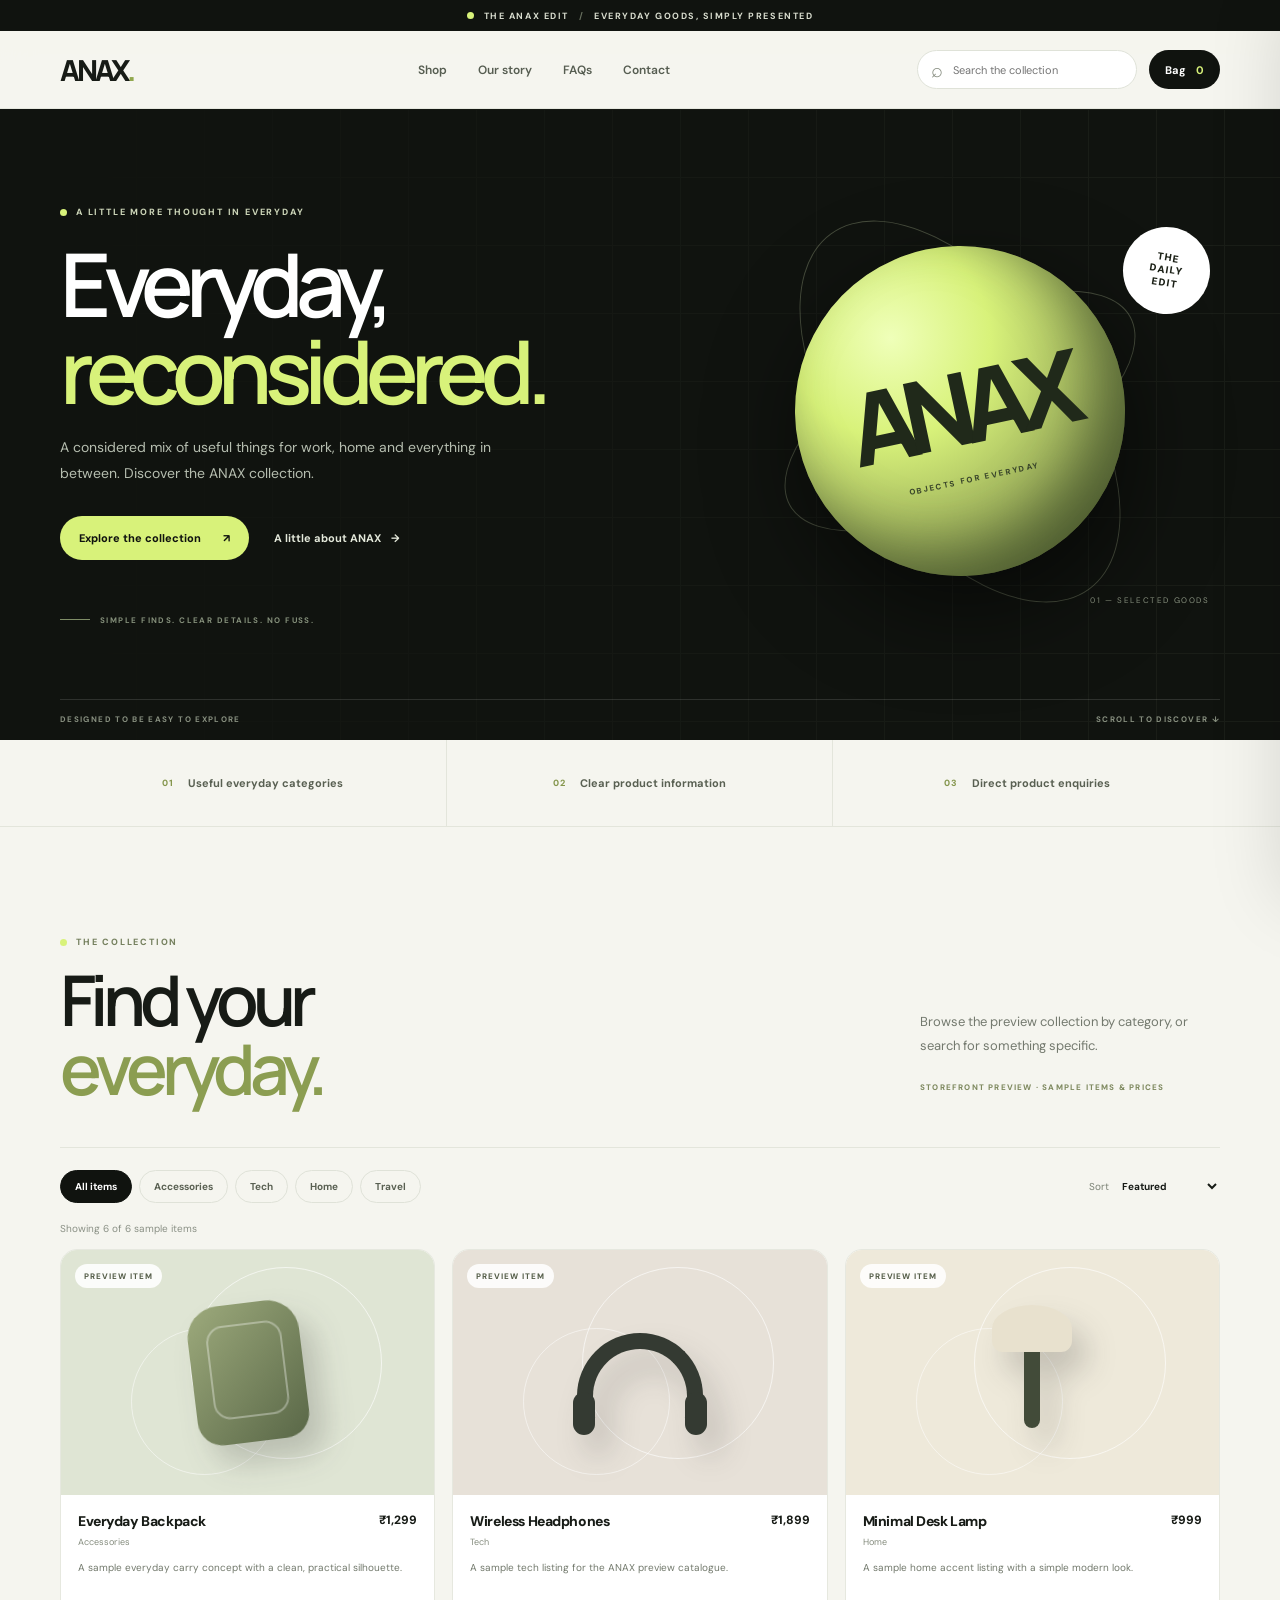
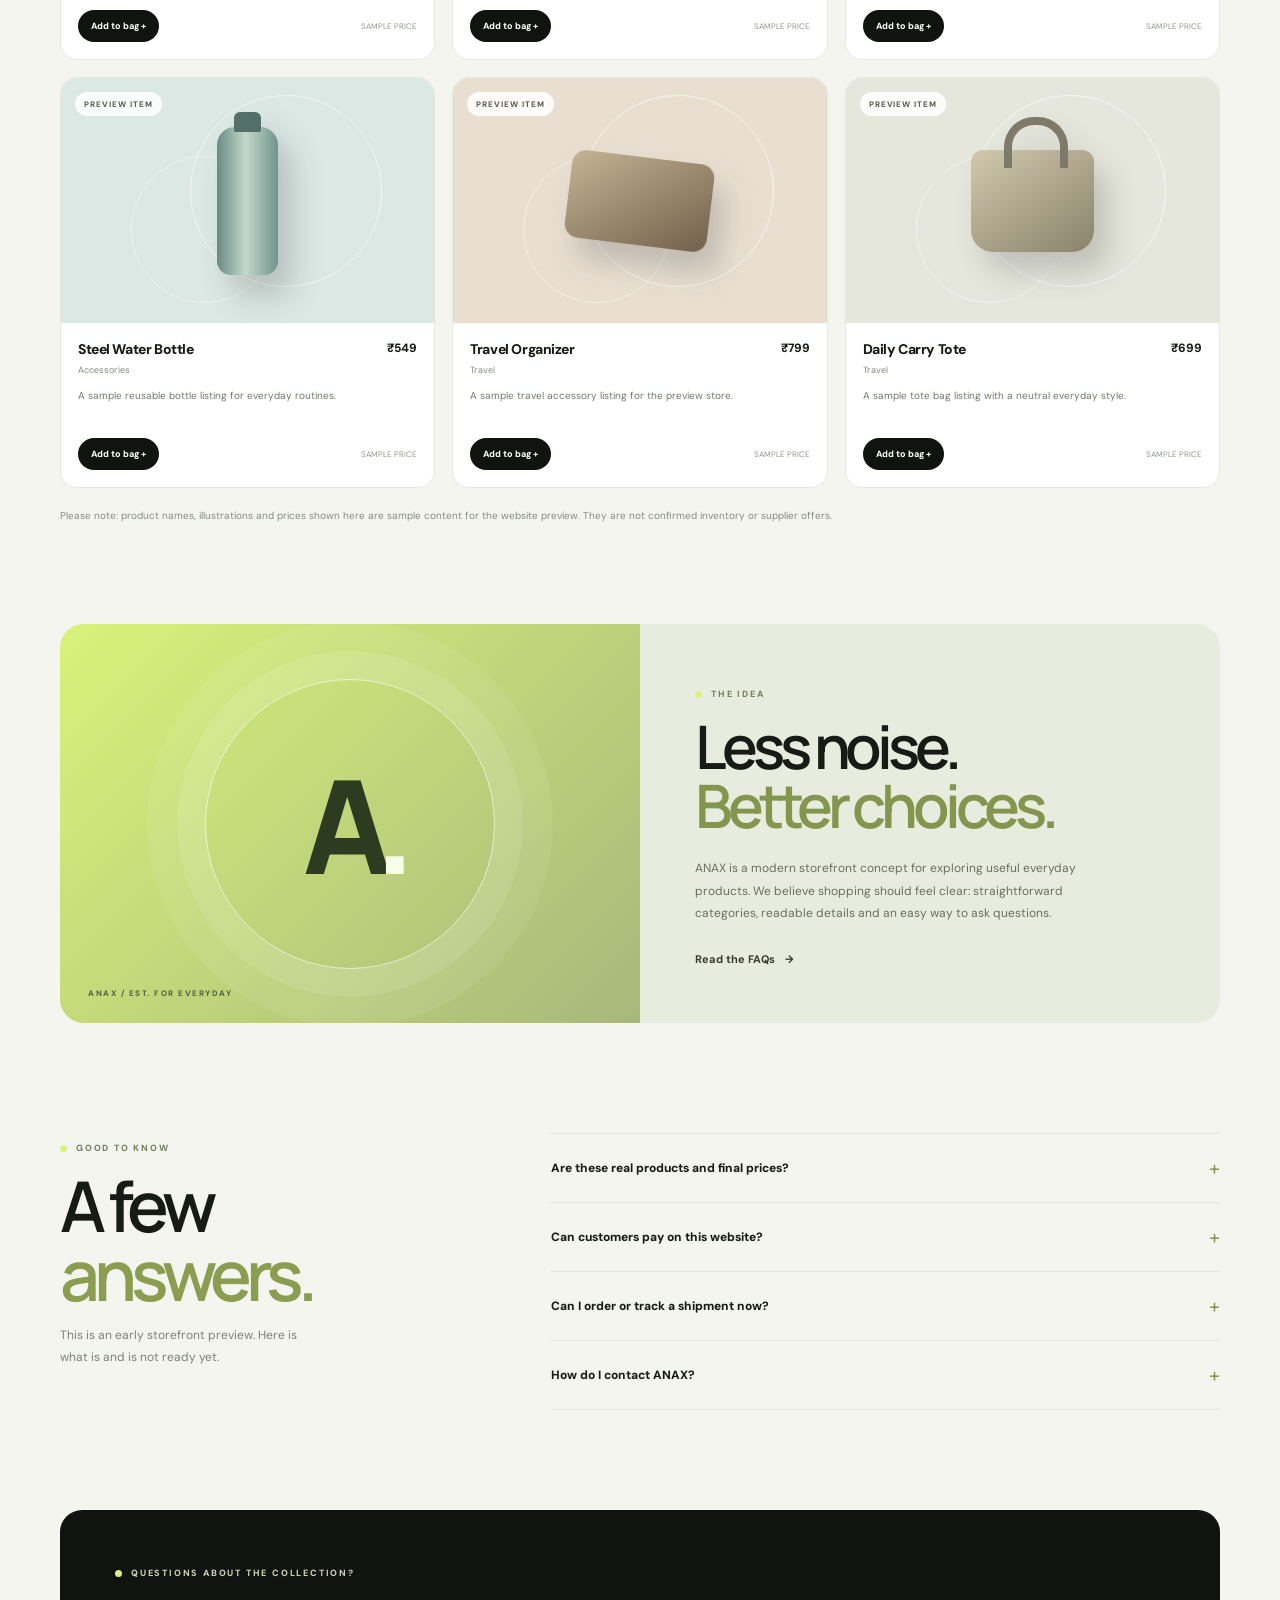
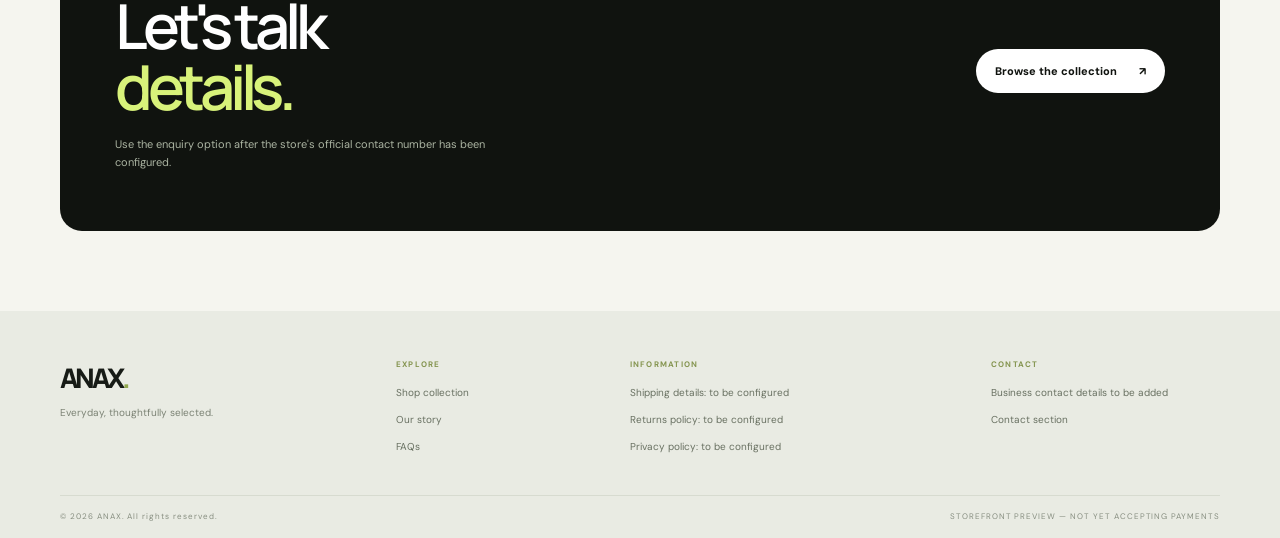
<file: index.html>
<!doctype html>
<html lang="en">
<head>
  <meta charset="utf-8">
  <meta name="viewport" content="width=device-width, initial-scale=1">
  <meta name="theme-color" content="#10130f">
  <meta name="description" content="Explore the ANAX everyday collection — a clean storefront preview for useful finds across tech, home and travel.">
  <meta property="og:title" content="ANAX — Everyday, thoughtfully selected">
  <meta property="og:description" content="Explore the ANAX collection of everyday essentials.">
  <title>ANAX — Everyday, thoughtfully selected</title>
  <link rel="preconnect" href="https://fonts.googleapis.com">
  <link rel="preconnect" href="https://fonts.gstatic.com" crossorigin>
  <link href="https://fonts.googleapis.com/css2?family=DM+Sans:wght@400;500;600;700;800&family=Manrope:wght@400;500;600;700;800&display=swap" rel="stylesheet">
  <link rel="stylesheet" href="styles.css">
  <script src="app.js" defer></script>
</head>
<body>
  <a class="skip-link" href="#main">Skip to content</a>
  <div class="announcement"><span class="announcement-dot"></span> THE ANAX EDIT <span class="announcement-divider">/</span> EVERYDAY GOODS, SIMPLY PRESENTED</div>

  <header class="site-header">
    <div class="container header-inner">
      <a class="brand" href="#top" aria-label="ANAX home">ANAX<span>.</span></a>
      <nav class="desktop-nav" aria-label="Main navigation">
        <a href="#shop">Shop</a><a href="#story">Our story</a><a href="#faq">FAQs</a><a href="#contact">Contact</a>
      </nav>
      <div class="header-actions">
        <label class="search-box" for="productSearch"><span aria-hidden="true">⌕</span><input id="productSearch" type="search" placeholder="Search the collection" autocomplete="off"></label>
        <button class="bag-button" id="openCart" type="button" aria-label="Open shopping bag">Bag <span id="bagCount">0</span></button>
        <button class="menu-toggle" id="menuToggle" type="button" aria-expanded="false" aria-controls="mobileNav" aria-label="Open navigation"><span></span><span></span></button>
      </div>
    </div>
    <nav class="mobile-nav" id="mobileNav" aria-label="Mobile navigation" hidden>
      <a href="#shop">Shop collection</a><a href="#story">Our story</a><a href="#faq">FAQs</a><a href="#contact">Contact</a>
    </nav>
  </header>

  <main id="main">
    <section class="hero" id="top">
      <div class="hero-grid"></div>
      <div class="container hero-inner">
        <div class="hero-copy">
          <p class="eyebrow"><span></span> A LITTLE MORE THOUGHT IN EVERYDAY</p>
          <h1>Everyday,<br><em>reconsidered.</em></h1>
          <p class="hero-description">A considered mix of useful things for work, home and everything in between. Discover the ANAX collection.</p>
          <div class="hero-actions"><a class="button button-lime" href="#shop">Explore the collection <span aria-hidden="true">↗</span></a><a class="text-link" href="#story">A little about ANAX <span aria-hidden="true">→</span></a></div>
          <div class="hero-footnote"><span class="tiny-line"></span> SIMPLE FINDS. CLEAR DETAILS. NO FUSS.</div>
        </div>
        <div class="hero-visual" aria-label="Abstract ANAX brand artwork" role="img">
          <div class="visual-ring ring-one"></div><div class="visual-ring ring-two"></div>
          <div class="visual-disc"><span>ANAX</span><small>OBJECTS FOR EVERYDAY</small></div>
          <div class="visual-stamp">THE<br>DAILY<br>EDIT</div>
          <div class="visual-caption">01 — SELECTED GOODS</div>
        </div>
      </div>
      <div class="hero-bottom container"><span>DESIGNED TO BE EASY TO EXPLORE</span><span>SCROLL TO DISCOVER ↓</span></div>
    </section>

    <section class="value-strip" aria-label="Store information">
      <div class="container value-grid">
        <div><span class="value-number">01</span><p>Useful everyday categories</p></div>
        <div><span class="value-number">02</span><p>Clear product information</p></div>
        <div><span class="value-number">03</span><p>Direct product enquiries</p></div>
      </div>
    </section>

    <section class="section collection-section" id="shop">
      <div class="container">
        <div class="section-heading">
          <div><p class="eyebrow dark-eyebrow"><span></span> THE COLLECTION</p><h2>Find your<br><em>everyday.</em></h2></div>
          <div class="heading-side"><p>Browse the preview collection by category, or search for something specific.</p><span class="preview-label">STOREFRONT PREVIEW · SAMPLE ITEMS & PRICES</span></div>
        </div>
        <div class="shop-tools">
          <div class="filter-list" id="filterList" aria-label="Filter products"></div>
          <label class="sort-box" for="sortProducts">Sort <select id="sortProducts"><option value="featured">Featured</option><option value="low">Price: low to high</option><option value="high">Price: high to low</option><option value="az">Name: A to Z</option></select></label>
        </div>
        <div class="result-line"><span id="resultCount" aria-live="polite">Showing the collection</span><button class="clear-search" id="clearSearch" type="button" hidden>Clear search ×</button></div>
        <div class="product-grid" id="productGrid" aria-live="polite"></div>
        <p class="catalogue-note">Please note: product names, illustrations and prices shown here are sample content for the website preview. They are not confirmed inventory or supplier offers.</p>
      </div>
    </section>

    <section class="story-section" id="story">
      <div class="container story-panel">
        <div class="story-art"><div class="story-art-circle"></div><span class="story-art-word">A<span>.</span></span><span class="story-art-caption">ANAX / EST. FOR EVERYDAY</span></div>
        <div class="story-copy"><p class="eyebrow dark-eyebrow"><span></span> THE IDEA</p><h2>Less noise.<br><em>Better choices.</em></h2><p>ANAX is a modern storefront concept for exploring useful everyday products. We believe shopping should feel clear: straightforward categories, readable details and an easy way to ask questions.</p><a class="text-link dark-link" href="#faq">Read the FAQs <span aria-hidden="true">→</span></a></div>
      </div>
    </section>

    <section class="section faq-section" id="faq">
      <div class="container faq-layout">
        <div><p class="eyebrow dark-eyebrow"><span></span> GOOD TO KNOW</p><h2>A few<br><em>answers.</em></h2><p class="faq-intro">This is an early storefront preview. Here is what is and is not ready yet.</p></div>
        <div class="faq-list">
          <details><summary>Are these real products and final prices?<span>+</span></summary><p>No. The current listings and prices are examples used to preview the design. They must be replaced with verified product, supplier and pricing information before accepting orders.</p></details>
          <details><summary>Can customers pay on this website?<span>+</span></summary><p>Not yet. This version does not collect payments. The bag can prepare a product enquiry for WhatsApp after a valid business number is configured.</p></details>
          <details><summary>Can I order or track a shipment now?<span>+</span></summary><p>No. Supplier connection, stock checks, shipping, order confirmation and tracking have not been configured. Availability and delivery details must be confirmed before any sale.</p></details>
          <details><summary>How do I contact ANAX?<span>+</span></summary><p>Contact details need to be added by the store owner. The WhatsApp enquiry button will stay disabled until a valid number is entered in the setup section of the site code.</p></details>
        </div>
      </div>
    </section>

    <section class="contact-section" id="contact">
      <div class="container contact-panel">
        <div><p class="eyebrow"><span></span> QUESTIONS ABOUT THE COLLECTION?</p><h2>Let's talk<br><em>details.</em></h2><p>Use the enquiry option after the store's official contact number has been configured.</p></div>
        <a class="button button-light" href="#shop">Browse the collection <span aria-hidden="true">↗</span></a>
      </div>
    </section>
  </main>

  <footer class="site-footer">
    <div class="container footer-main">
      <div><a class="brand footer-brand" href="#top">ANAX<span>.</span></a><p class="footer-tagline">Everyday, thoughtfully selected.</p></div>
      <div class="footer-column"><b>EXPLORE</b><a href="#shop">Shop collection</a><a href="#story">Our story</a><a href="#faq">FAQs</a></div>
      <div class="footer-column"><b>INFORMATION</b><span>Shipping details: to be configured</span><span>Returns policy: to be configured</span><span>Privacy policy: to be configured</span></div>
      <div class="footer-column"><b>CONTACT</b><span>Business contact details to be added</span><a href="#contact">Contact section</a></div>
    </div>
    <div class="container footer-bottom"><span>© <span id="year"></span> ANAX. All rights reserved.</span><span>STOREFRONT PREVIEW — NOT YET ACCEPTING PAYMENTS</span></div>
  </footer>

  <div class="overlay" id="overlay" hidden></div>
  <aside class="cart-drawer" id="cartDrawer" role="dialog" aria-modal="true" aria-labelledby="cartTitle" aria-hidden="true">
    <div class="drawer-header"><div><p class="eyebrow dark-eyebrow"><span></span> YOUR SELECTION</p><h2 id="cartTitle">Your bag</h2></div><button class="close-button" id="closeCart" type="button" aria-label="Close bag">×</button></div>
    <div class="cart-lines" id="cartLines"></div>
    <div class="drawer-footer"><div class="subtotal-row"><span>Sample subtotal</span><strong id="cartSubtotal">₹0</strong></div><button class="button button-dark full-button" id="whatsappEnquiry" type="button">Send enquiry on WhatsApp <span aria-hidden="true">↗</span></button><p class="drawer-disclaimer">This creates an enquiry only. It does not place a confirmed order or collect payment. Sample prices are not final.</p></div>
  </aside>
  <div class="toast" id="toast" role="status" aria-live="polite"></div>
</body>
</html>
</file>
<file: styles.css>
:root{--ink:#171b16;--muted:#73796e;--paper:#f5f5ef;--white:#fff;--dark:#10130f;--lime:#d8f27a;--line:#e3e5db;--olive:#84964e;--container:1160px;--radius:22px}
*{box-sizing:border-box}html{scroll-behavior:smooth;scroll-padding-top:94px}body{margin:0;background:var(--paper);color:var(--ink);font-family:"DM Sans",Arial,sans-serif;-webkit-font-smoothing:antialiased}button,input,select{font:inherit}button,a,select{-webkit-tap-highlight-color:transparent}button{cursor:pointer}a{color:inherit}.container{width:min(var(--container),calc(100% - 44px));margin:0 auto}.skip-link{position:absolute;top:-60px;left:14px;background:var(--lime);padding:12px;z-index:99}.skip-link:focus{top:12px}
.announcement{height:31px;display:flex;gap:10px;align-items:center;justify-content:center;background:var(--dark);color:#d9ddcf;font-size:9px;letter-spacing:.17em;font-weight:700}.announcement-dot,.eyebrow>span{width:7px;height:7px;border-radius:50%;background:var(--lime);display:inline-block}.announcement-divider{color:#68705f}
.site-header{height:78px;position:sticky;top:0;background:#f5f5eff2;backdrop-filter:blur(16px);z-index:20;border-bottom:1px solid #e5e7de}.header-inner{height:100%;display:flex;align-items:center;justify-content:space-between;gap:26px}.brand{text-decoration:none;font-family:Manrope,sans-serif;font-size:29px;font-weight:800;letter-spacing:-.11em}.brand span{color:#91a84e}.desktop-nav{display:flex;gap:31px;margin-left:38px}.desktop-nav a,.mobile-nav a{font-size:12px;color:#565d51;text-decoration:none;font-weight:600}.desktop-nav a:hover,.mobile-nav a:hover{color:#84964e}.header-actions{display:flex;align-items:center;gap:12px}.search-box{height:39px;width:220px;border:1px solid #dfe2d8;border-radius:99px;background:#fff;display:flex;align-items:center;gap:8px;padding:0 13px;color:#858b7e}.search-box span{font-size:20px;line-height:1}.search-box input{min-width:0;width:100%;border:0;outline:0;background:transparent;font-size:11px;color:var(--ink)}.bag-button{height:39px;padding:0 16px;border:0;border-radius:99px;background:var(--dark);color:white;font-size:11px;font-weight:700}.bag-button span{margin-left:7px;color:var(--lime)}.menu-toggle{width:39px;height:39px;border:1px solid var(--line);border-radius:50%;background:transparent;display:none;align-items:center;justify-content:center;flex-direction:column;gap:5px}.menu-toggle span{width:14px;height:1.5px;background:var(--dark)}.mobile-nav{padding:12px 22px 20px;background:var(--paper);border-bottom:1px solid var(--line)}.mobile-nav a{display:block;padding:12px 0}
.hero{background:var(--dark);color:white;position:relative;overflow:hidden}.hero-grid{position:absolute;inset:0;opacity:.15;background-image:linear-gradient(#59604e 1px,transparent 1px),linear-gradient(90deg,#59604e 1px,transparent 1px);background-size:68px 68px;mask-image:linear-gradient(90deg,transparent,#000)}.hero-inner{position:relative;display:grid;grid-template-columns:1.06fr .94fr;align-items:center;min-height:590px;padding:56px 0 42px;gap:55px}.hero-copy{padding:18px 0}.eyebrow{display:flex;align-items:center;gap:9px;color:#cbd4b7;font-size:9px;letter-spacing:.2em;font-weight:800}.eyebrow>span{flex:none}.hero h1,.section-heading h2,.story-copy h2,.faq-layout h2,.contact-panel h2{font-family:Manrope,sans-serif;font-size:clamp(54px,7vw,88px);line-height:.98;letter-spacing:-.085em;font-weight:600;margin:22px 0}.hero h1 em,.section-heading h2 em,.story-copy h2 em,.faq-layout h2 em,.contact-panel h2 em{color:var(--lime);font-style:normal}.hero-description{max-width:440px;color:#b6beb0;font-size:14px;line-height:1.85}.hero-actions{display:flex;align-items:center;gap:25px;margin-top:29px}.button{display:inline-flex;align-items:center;justify-content:center;gap:22px;padding:15px 19px;border:0;border-radius:99px;text-decoration:none;font-size:11px;font-weight:800;transition:transform .2s,background .2s}.button:hover{transform:translateY(-2px)}.button-lime{background:var(--lime);color:var(--dark)}.text-link{font-size:11px;color:#e4e9db;text-decoration:none;font-weight:700}.text-link span{margin-left:7px}.hero-footnote{display:flex;align-items:center;gap:10px;margin-top:55px;color:#85907b;font-size:8px;letter-spacing:.18em;font-weight:700}.tiny-line{display:block;width:30px;height:1px;background:#7f8d67}
.hero-visual{min-height:410px;position:relative;display:grid;place-items:center}.visual-disc{position:relative;z-index:2;width:min(330px,70vw);aspect-ratio:1;border-radius:50%;background:radial-gradient(circle at 34% 24%,#efffb9 0,#d8f27a 30%,#9caf5b 63%,#536333 100%);box-shadow:inset -22px -30px 55px #28331c80,0 35px 90px #0008;display:flex;align-items:center;justify-content:center;flex-direction:column;transform:rotate(-12deg)}.visual-disc span{font-family:Manrope,sans-serif;font-size:clamp(60px,8vw,100px);font-weight:800;letter-spacing:-.13em;color:#20291a}.visual-disc small{font-size:8px;letter-spacing:.22em;color:#39452a;font-weight:800}.visual-ring{position:absolute;border:1px solid #c6d4a94a;border-radius:50%;width:390px;height:170px;transform:rotate(-29deg)}.ring-two{width:440px;height:235px;transform:rotate(54deg)}.visual-stamp{position:absolute;z-index:3;right:2%;top:5%;width:87px;height:87px;border-radius:50%;background:#fff;color:#1c2117;display:grid;place-content:center;text-align:center;font-size:10px;line-height:1.25;letter-spacing:.12em;font-weight:900;transform:rotate(9deg)}.visual-caption{position:absolute;bottom:11px;right:2%;font-size:8px;letter-spacing:.2em;color:#88917f}.hero-bottom{position:relative;border-top:1px solid #ffffff20;padding:14px 0 16px;display:flex;justify-content:space-between;color:#899181;font-size:8px;letter-spacing:.17em;font-weight:700}
.value-strip{border-bottom:1px solid var(--line)}.value-grid{display:grid;grid-template-columns:repeat(3,1fr)}.value-grid>div{min-height:86px;display:flex;align-items:center;justify-content:center;gap:14px;border-right:1px solid var(--line)}.value-grid>div:last-child{border:0}.value-number{font-size:9px;color:#85964d;font-weight:800;letter-spacing:.1em}.value-grid p{font-size:11px;color:#596052;font-weight:700}
.section{padding:100px 0}.section-heading{display:flex;align-items:end;justify-content:space-between;gap:45px;margin-bottom:45px}.dark-eyebrow{color:#75805e}.section-heading h2,.story-copy h2,.faq-layout h2{font-size:clamp(48px,6vw,70px);margin:17px 0 0}.section-heading h2 em,.story-copy h2 em,.faq-layout h2 em{color:#8b9d51}.heading-side{max-width:300px;padding-bottom:7px}.heading-side p{font-size:13px;line-height:1.8;color:var(--muted);margin:0 0 17px}.preview-label{font-size:8px;letter-spacing:.15em;font-weight:800;color:#7e895f}
.shop-tools{display:flex;align-items:center;justify-content:space-between;gap:20px;border-top:1px solid var(--line);padding-top:22px}.filter-list{display:flex;flex-wrap:wrap;gap:7px}.filter-chip{border:1px solid #dfe2d8;background:transparent;color:#596052;border-radius:99px;padding:9px 14px;font-size:10px;font-weight:700}.filter-chip:hover,.filter-chip.active{background:var(--dark);border-color:var(--dark);color:white}.sort-box{display:flex;gap:9px;align-items:center;color:#7a8174;font-size:10px;white-space:nowrap}.sort-box select{border:0;background:transparent;color:var(--ink);font-size:10px;font-weight:700;outline:0}.result-line{display:flex;align-items:center;justify-content:space-between;margin:19px 0 14px;color:#8a9085;font-size:10px}.clear-search{border:0;background:none;color:#657542;font-size:10px;font-weight:700}.product-grid{display:grid;grid-template-columns:repeat(3,minmax(0,1fr));gap:17px}.product-card{min-width:0;background:#fff;border:1px solid #e6e8df;border-radius:17px;overflow:hidden;transition:transform .22s,box-shadow .22s}.product-card:hover{transform:translateY(-4px);box-shadow:0 16px 35px #1b241410}.product-art{height:245px;position:relative;display:grid;place-items:center;overflow:hidden;background:var(--art-bg)}.product-art:before{content:"";position:absolute;width:190px;height:190px;border:1px solid #ffffffa0;border-radius:50%;transform:translate(38px,-10px)}.product-art:after{content:"";position:absolute;width:145px;height:145px;border:1px solid #ffffff80;border-radius:50%;transform:translate(-43px,29px)}.art-shape{position:relative;z-index:1;filter:drop-shadow(14px 20px 15px #2223)}.art-shape.backpack{width:112px;height:139px;border-radius:32px 32px 25px 25px;background:linear-gradient(135deg,#9daa7c,#596747);transform:rotate(-7deg)}.art-shape.backpack:before{content:"";position:absolute;inset:20px 18px 25px;border:2px solid #ffffff55;border-radius:17px}.art-shape.headphones{width:126px;height:103px;border:16px solid #343a32;border-bottom-color:transparent;border-radius:80px 80px 30px 30px;transform:translateY(12px)}.art-shape.headphones:before,.art-shape.headphones:after{content:"";position:absolute;width:22px;height:43px;border-radius:12px;background:#343a32;top:43px}.art-shape.headphones:before{left:-20px}.art-shape.headphones:after{right:-20px}.art-shape.lamp{width:16px;height:110px;border-radius:8px;background:#424b39}.art-shape.lamp:before{content:"";position:absolute;left:-32px;top:-13px;width:80px;height:47px;background:#e8e1ce;border-radius:55% 55% 12px 12px}.art-shape.bottle{width:61px;height:148px;border-radius:18px 18px 14px 14px;background:linear-gradient(90deg,#678c86,#c4d7c8 47%,#70958c)}.art-shape.bottle:before{content:"";position:absolute;top:-15px;left:17px;width:27px;height:20px;background:#526f68;border-radius:6px 6px 2px 2px}.art-shape.organizer{width:143px;height:88px;border-radius:14px;background:linear-gradient(145deg,#c5b393,#72614b);transform:rotate(7deg)}.art-shape.tote{width:123px;height:102px;border-radius:12px 12px 22px 22px;background:linear-gradient(145deg,#d1c9ad,#89836c)}.art-shape.tote:before{content:"";position:absolute;left:33px;top:-33px;width:48px;height:43px;border:8px solid #7e7968;border-bottom:0;border-radius:30px 30px 0 0}.art-badge{position:absolute;top:14px;left:14px;z-index:2;background:#ffffffe0;border-radius:99px;padding:7px 9px;color:#555e49;font-size:8px;letter-spacing:.12em;font-weight:800;text-transform:uppercase}.product-info{padding:17px}.product-meta{display:flex;justify-content:space-between;align-items:start;gap:12px}.product-name{font-size:14px;font-weight:800;letter-spacing:-.03em;margin:0}.product-price{white-space:nowrap;font-size:12px;font-weight:800}.product-category{font-size:9px;color:#858c7e;margin-top:6px}.product-description{min-height:36px;font-size:10px;line-height:1.6;color:#72796c;margin:12px 0 14px}.product-bottom{display:flex;align-items:center;justify-content:space-between;gap:8px}.add-button{background:var(--dark);color:white;border:0;border-radius:99px;padding:10px 13px;font-size:9px;font-weight:800}.add-button:hover{background:#39472d}.demo-price{font-size:8px;color:#92988d}.empty-state{grid-column:1/-1;text-align:center;padding:48px 20px;border:1px dashed #cdd2c4;border-radius:16px;color:#697160;font-size:13px}.catalogue-note{font-size:10px;line-height:1.7;color:#858c7e;margin:19px 0 0}
.story-section{padding:0 0 100px}.story-panel{display:grid;grid-template-columns:1fr 1fr;min-height:380px;background:#e8ecde;border-radius:24px;overflow:hidden}.story-art{position:relative;min-height:360px;display:grid;place-items:center;background:linear-gradient(135deg,#d8f27a,#a7b87b)}.story-art-circle{position:absolute;width:290px;height:290px;border:1px solid #ffffffa8;border-radius:50%;box-shadow:0 0 0 28px #ffffff18,0 0 0 58px #ffffff12}.story-art-word{position:relative;color:#2d3b21;font-family:Manrope,sans-serif;font-size:130px;letter-spacing:-.14em;font-weight:800}.story-art-word span{color:#f8ffe9}.story-art-caption{position:absolute;bottom:25px;left:28px;font-size:8px;letter-spacing:.19em;color:#52633d;font-weight:800}.story-copy{padding:55px;align-self:center}.story-copy h2{font-size:clamp(43px,5vw,60px)}.story-copy h2 em{color:#84964e}.story-copy>p:not(.eyebrow){font-size:12px;line-height:1.9;color:#66705c;max-width:420px;margin:22px 0}.dark-link{color:#343d2c}
.faq-section{padding:10px 0 100px}.faq-layout{display:grid;grid-template-columns:.75fr 1.25fr;gap:90px}.faq-layout h2{margin-bottom:17px}.faq-intro{max-width:250px;color:#7a8174;font-size:12px;line-height:1.8}.faq-list{border-top:1px solid var(--line)}.faq-list details{border-bottom:1px solid var(--line);padding:0}.faq-list summary{list-style:none;display:flex;align-items:center;justify-content:space-between;gap:22px;padding:21px 0;font-size:12px;font-weight:800;cursor:pointer}.faq-list summary::-webkit-details-marker{display:none}.faq-list summary span{font-size:20px;color:#81934e;font-weight:400;transition:transform .2s}.faq-list details[open] summary span{transform:rotate(45deg)}.faq-list details p{margin:0;padding:0 30px 22px 0;max-width:650px;color:#788071;font-size:11px;line-height:1.8}
.contact-section{padding:0 0 80px}.contact-panel{background:var(--dark);border-radius:22px;padding:48px 55px;display:flex;align-items:center;justify-content:space-between;gap:25px;color:white}.contact-panel h2{font-size:clamp(44px,5vw,62px);margin:17px 0}.contact-panel h2 em{color:var(--lime)}.contact-panel>div>p:last-child{font-size:11px;color:#abb4a2;line-height:1.7;max-width:390px}.button-light{background:#fff;color:var(--dark);white-space:nowrap}
.site-footer{background:#e9ebe3;padding:48px 0 17px}.footer-main{display:grid;grid-template-columns:1.2fr .8fr 1.3fr .9fr;gap:30px;padding-bottom:40px}.footer-brand{font-size:27px}.footer-tagline{color:#7b8274;font-size:10px}.footer-column{display:flex;flex-direction:column;align-items:flex-start;gap:11px}.footer-column b{font-size:8px;letter-spacing:.16em;color:#84944f;margin-bottom:5px}.footer-column a,.footer-column span{font-size:10px;line-height:1.6;text-decoration:none;color:#687061}.footer-column a:hover{color:#242d1f}.footer-bottom{border-top:1px solid #d7dbd0;padding-top:15px;display:flex;justify-content:space-between;gap:15px;color:#878e80;font-size:8px;letter-spacing:.12em}
.overlay{position:fixed;inset:0;background:#080b08a8;z-index:40;opacity:0;transition:opacity .22s}.overlay.visible{opacity:1}.cart-drawer{position:fixed;z-index:41;top:0;right:0;height:100dvh;width:min(430px,100%);background:var(--paper);padding:27px;display:flex;flex-direction:column;transform:translateX(105%);transition:transform .25s ease;box-shadow:-20px 0 70px #0002}.cart-drawer.open{transform:translateX(0)}.drawer-header{display:flex;align-items:center;justify-content:space-between;border-bottom:1px solid var(--line);padding-bottom:19px}.drawer-header h2{font:600 32px Manrope,sans-serif;letter-spacing:-.07em;margin:8px 0 0}.close-button{width:37px;height:37px;border-radius:50%;border:1px solid var(--line);background:#fff;font-size:23px;color:var(--ink)}.cart-lines{overflow:auto;flex:1;padding:10px 0}.cart-empty{padding:50px 5px;text-align:center;color:#828a7a;font-size:12px;line-height:1.8}.cart-line{display:grid;grid-template-columns:1fr auto;gap:12px;padding:16px 0;border-bottom:1px solid var(--line)}.cart-line strong{font-size:12px}.cart-line small{display:block;color:#838b7d;font-size:10px;margin-top:5px}.quantity-control{display:flex;align-items:center;gap:8px}.quantity-control button{width:26px;height:26px;border-radius:50%;border:1px solid var(--line);background:#fff;color:var(--ink)}.quantity-control span{font-size:11px;min-width:12px;text-align:center}.drawer-footer{border-top:1px solid var(--line);padding-top:17px}.subtotal-row{display:flex;align-items:center;justify-content:space-between;margin-bottom:16px;font-size:11px}.subtotal-row strong{font-size:15px}.full-button{width:100%;background:var(--dark);color:white}.drawer-disclaimer{font-size:9px;color:#838b7d;line-height:1.7}.toast{position:fixed;z-index:60;bottom:22px;left:50%;transform:translate(-50%,15px);opacity:0;pointer-events:none;background:#f8f9f2;color:#1c2418;border:1px solid #dfe4d4;padding:12px 17px;border-radius:99px;font-size:10px;font-weight:700;box-shadow:0 8px 28px #0002;transition:all .2s}.toast.show{opacity:1;transform:translate(-50%,0)}
:focus-visible{outline:3px solid #96ac53;outline-offset:3px}
@media(max-width:900px){.desktop-nav{gap:18px;margin-left:0}.search-box{width:175px}.hero-inner{gap:24px}.visual-disc{width:280px}.visual-ring{width:340px}.story-copy{padding:35px}.faq-layout{gap:45px}.footer-main{grid-template-columns:1fr 1fr}.product-grid{grid-template-columns:repeat(2,minmax(0,1fr))}}
@media(max-width:680px){.container{width:min(var(--container),calc(100% - 32px))}.site-header{height:68px}.desktop-nav{display:none}.menu-toggle{display:flex}.search-box{width:min(43vw,180px)}.header-actions{gap:7px}.brand{font-size:26px}.hero-inner{grid-template-columns:1fr;min-height:0;padding:60px 0 22px}.hero h1{font-size:clamp(58px,15vw,82px)}.hero-visual{min-height:315px}.visual-disc{width:245px}.visual-ring{width:300px;height:145px}.ring-two{width:330px;height:180px}.visual-stamp{right:9%;top:0;width:70px;height:70px;font-size:8px}.hero-bottom{font-size:7px}.value-grid>div{min-height:80px;display:block;padding:15px 8px;text-align:center}.value-grid p{font-size:9px;line-height:1.4}.section{padding:72px 0}.section-heading{display:block;margin-bottom:30px}.heading-side{margin-top:18px;max-width:420px}.shop-tools{align-items:flex-start;flex-direction:column}.sort-box{align-self:flex-end}.product-grid{gap:11px}.product-art{height:185px}.product-info{padding:13px}.product-name{font-size:12px}.product-description{font-size:9px;min-height:44px}.product-price{font-size:11px}.add-button{padding:9px 10px;font-size:8px}.demo-price{font-size:7px}.story-section{padding-bottom:72px}.story-panel{grid-template-columns:1fr}.story-art{min-height:260px}.story-art-word{font-size:105px}.story-copy{padding:30px 25px 35px}.faq-section{padding-bottom:72px}.faq-layout{grid-template-columns:1fr;gap:22px}.faq-intro{max-width:420px}.contact-section{padding-bottom:60px}.contact-panel{padding:34px 26px;align-items:flex-start;flex-direction:column}.footer-main{gap:28px 18px}.footer-bottom{font-size:7px;line-height:1.5}}
@media(max-width:390px){.search-box{width:115px}.bag-button{padding:0 12px}.hero-actions{gap:16px;flex-wrap:wrap}.product-grid{grid-template-columns:1fr}.product-art{height:220px}.product-description{min-height:0}.footer-main{grid-template-columns:1fr 1fr}.footer-bottom{flex-direction:column}}
@media(prefers-reduced-motion:reduce){*,*::before,*::after{scroll-behavior:auto!important;transition:none!important;animation:none!important}}

body.drawer-open{overflow:hidden}
.search-box:focus-within{border-color:#96a75e;box-shadow:0 0 0 3px #96a75e20}
</file>
